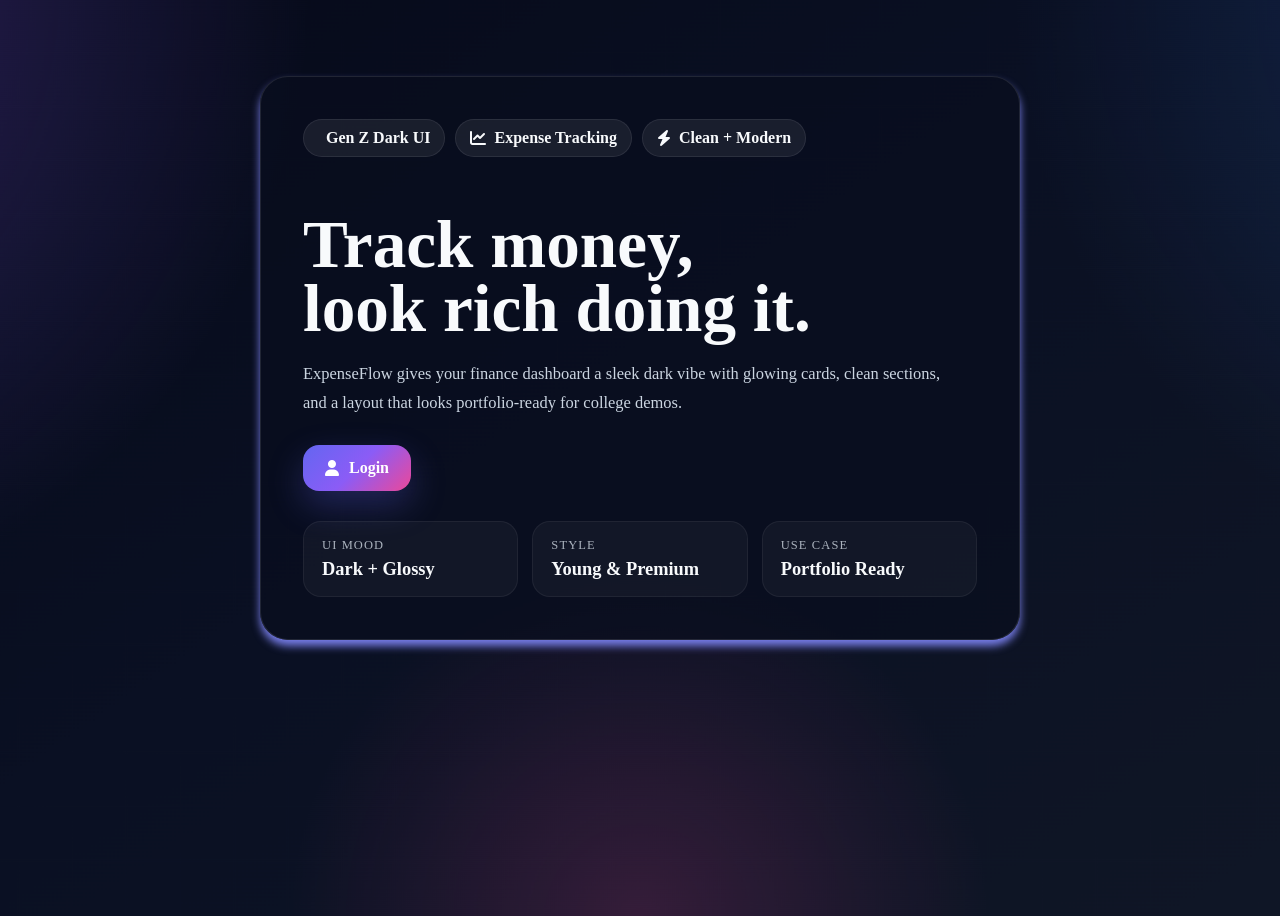
<file: index.html>
<!DOCTYPE html>
<html lang="en">

<head>
    <meta charset="UTF-8" />
    <meta name="viewport" content="width=device-width, initial-scale=1.0" />
    <title>Expense Tracker</title>
        <link rel="icon" type="image/png" href="image.png">

    <link rel="stylesheet" href="https://cdnjs.cloudflare.com/ajax/libs/font-awesome/6.5.1/css/all.min.css">

    <style>
        * {
            box-sizing: border-box;
        }

        body {
            min-height: 100vh;
            color: #f8fafc;
            background: url("welcome-bg.png");
            background-repeat: no-repeat;
            background-size: cover;
            background-position: center;
            place-items: center;
            padding: 28px;
            overflow: hidden;
        }

        .welcome-wrap {
            width: 100%;
            max-width: 760px;
            position: relative;
            z-index: 10;
            margin: 0 auto;
            display: flex;
            justify-content: center;
            align-items: center;
        }

        .hero {
            width: 100%;
            padding: 42px;
            position: relative;
            overflow: hidden;
        }

        .panel {
            background: rgba(10, 14, 30, 0.68);
            border: 1px solid rgba(255, 255, 255, 0.10);
            border-radius: 28px;
            box-shadow: 0px 6px 9px rgba(119, 125, 232);
            margin-top: 40px;
        }

        .badge-row {
            display: flex;
            gap: 10px;
            flex-wrap: wrap;
            margin-bottom: 24px;
            position: relative;
            z-index: 1;
        }

        .badge {
            display: inline-flex;
            align-items: center;
            gap: 8px;
            padding: 9px 14px;
            border-radius: 999px;
            background: rgba(255, 255, 255, 0.07);
            border: 1px solid rgba(255, 255, 255, 0.08);
            font-weight: 600;
        }

        h1 {
            position: relative;
            z-index: 1;
            font-size: 4.2rem;
            line-height: 0.96;
            margin-bottom: 18px;
            font-weight: 800;
        }

        .subtitle {
            position: relative;
            z-index: 1;
            max-width: 660px;
            color: #cbd5e1;
            font-size: 1.03rem;
            line-height: 1.75;
            margin-bottom: 28px;
        }

        .stylebtn {
            position: relative;
            z-index: 1;
            display: flex;
            gap: 14px;
            flex-wrap: wrap;
            align-items: center;
            margin-bottom: 30px;
        }

        .btn {
            display: inline-flex;
            align-items: center;
            justify-content: center;
            gap: 10px;
            text-decoration: none;
            padding: 14px 22px;
            border-radius: 16px;
            font-weight: 700;
            transition: 0.3s ease;
        }

        .btn:hover {
            transform: translateY(-3px);
        }

        .btn-primary {
            color: white;
            background: linear-gradient(135deg, #6366f1, #8b5cf6, #ec4899);
            box-shadow: 0 14px 35px rgba(99, 102, 241, 0.28);
        }

        .mini-stats {
            position: relative;
            z-index: 1;
            display: grid;
            grid-template-columns: repeat(3, 1fr);
            gap: 14px;
        }

        .mini-card {
            padding: 16px 18px;
            background: rgb(198 198 198 / 5%);
            border: 1px solid rgba(255, 255, 255, 0.06);
            border-radius: 18px;
        }

        .mini-card span {
            display: block;
            font-size: 0.78rem;
            color: #abb3be;
            text-transform: uppercase;
            letter-spacing: 0.09em;
            margin-bottom: 6px;
        }

        .mini-card strong {
            font-size: 1.15rem;
            color: #f8fafc;
        }
    </style>
    <link rel="icon" type="image/png" href="image.png">
</head>

<body>
    <div class="welcome-wrap">
        <section class="panel hero">
            <div class="badge-row">
                <div class="badge"><i class="fas fa-sparkles"></i> Gen Z Dark UI</div>
                <div class="badge"><i class="fas fa-chart-line"></i> Expense Tracking</div>
                <div class="badge"><i class="fas fa-bolt"></i> Clean + Modern</div>
            </div>

            <h1>Track money, <br><span class="gradient-text">look rich doing it.</span></h1>
            <p class="subtitle">
                ExpenseFlow gives your finance dashboard a sleek dark vibe with glowing cards, clean sections,
                and a layout that looks portfolio-ready for college demos.
            </p>

            <div class="stylebtn">


                <a href="login.html" class="btn btn-primary">
                    <i class="fas fa-user"></i> Login
                </a>
            </div>

            <div class="mini-stats">
                <div class="mini-card">
                    <span>UI Mood</span>
                    <strong>Dark + Glossy</strong>
                </div>
                <div class="mini-card">
                    <span>Style</span>
                    <strong>Young & Premium</strong>
                </div>
                <div class="mini-card">
                    <span>Use Case</span>
                    <strong>Portfolio Ready</strong>
                </div>
            </div>
        </section>
    </div>
</body>

</html>
</file>
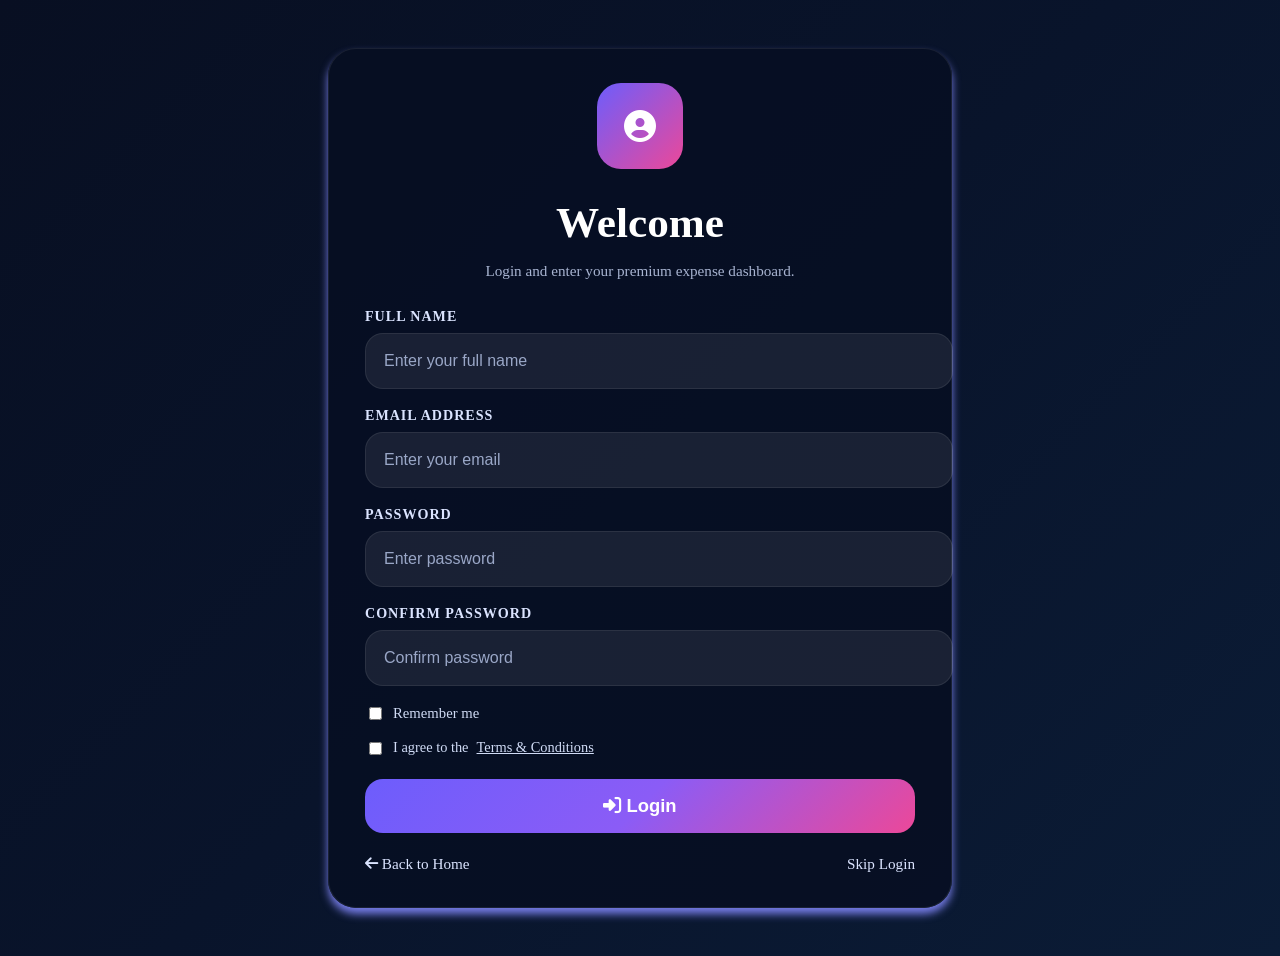
<file: login.html>
<!DOCTYPE html>
<html lang="en">

<head>
    <meta charset="UTF-8">
    <meta name="viewport" content="width=device-width, initial-scale=1.0">
    <title>Login - ExpenseTracker</title>
        <link rel="icon" type="image/png" href="image.png">
    <link rel="stylesheet" href="https://cdnjs.cloudflare.com/ajax/libs/font-awesome/6.5.1/css/all.min.css">

    <style>
        body {
            min-height: 100vh;
            background: linear-gradient(135deg, #080f22, #09142b, #0b1c36);
            display: flex;
            justify-content: center;
            align-items: center;
            padding: 20px;
            color: white;
            position: relative;
        }

        .login-box {
            width: 100%;
            max-width: 550px;
            background: rgba(7, 15, 35, 0.9);
            border: 1px solid rgba(255, 255, 255, 0.08);
            border-radius: 28px;
            padding: 34px 36px;
            box-shadow: 0px 6px 9px rgba(119, 125, 232);
            position: relative;
            z-index: 1;
        }

        .icon-box {
            width: 86px;
            height: 86px;
            margin: 0 auto 20px;
            border-radius: 24px;
            background: linear-gradient(135deg, #6d5dfc, #ec4899);
            display: flex;
            justify-content: center;
            align-items: center;
            font-size: 2rem;
        }

        .login-box h1 {
            text-align: center;
            font-size: 2.7rem;
            margin-bottom: 10px;
        }

        .login-box p {
            text-align: center;
            color: #a8b4d1;
            font-size: 0.95rem;
            margin-bottom: 28px;
        }

        .form-group {
            margin-bottom: 18px;
        }

        .form-group label {
            display: block;
            margin-bottom: 8px;
            font-size: 0.88rem;
            font-weight: bold;
            letter-spacing: 1px;
            text-transform: uppercase;
            color: #dbe4ff;
        }

        .form-group input[type="text"],
        .form-group input[type="email"],
        .form-group input[type="password"] {
            width: 100%;
            padding: 18px 18px;
            border-radius: 18px;
            border: 1px solid rgba(255, 255, 255, 0.08);
            outline: none;
            background: rgba(255, 255, 255, 0.08);
            color: white;
            font-size: 1rem;
        }

        .form-group input::placeholder {
            color: #9aa7c7;
        }

        .checkbox-row {
            display: flex;
            justify-content: space-between;
            align-items: center;
            gap: 14px;
            flex-wrap: wrap;
            margin-bottom: 14px;
        }

        .checkbox-label {
            display: flex;
            align-items: center;
            gap: 8px;
            font-size: 0.92rem;
            color: #d0dbf5;
        }

        .terms-row {
            margin-bottom: 20px;
        }

        .terms-row .checkbox-label {
            font-size: 0.9rem;
            line-height: 1.5;
        }

        .btn {
            width: 100%;
            padding: 16px;
            border: none;
            border-radius: 18px;
            background: linear-gradient(135deg, #6d5dfc, #8b5cf6, #ec4899);
            color: white;
            font-size: 1.15rem;
            font-weight: bold;
            cursor: pointer;
            transition: 0.3s ease;
            margin-bottom: 22px;
        }

        .btn:hover {
            transform: translateY(-4px);
        }

        .bottom-links {
            display: flex;
            justify-content: space-between;
            gap: 12px;
            flex-wrap: wrap;
        }

        .bottom-links a {
            color: #dbe4ff;
            text-decoration: none;
            font-size: 0.95rem;
        }

        .bottom-links a:hover {
            color: white;
        }
    </style>

    <link rel="icon" type="image/png" href="image.png">
</head>

<body>

    <div class="login-box">
        <div class="icon-box">
            <i class="fas fa-user-circle"></i>
        </div>

        <h1>Welcome </h1>
        <p>Login and enter your premium expense dashboard.</p>

        <form action="dashboard.html">
            <div class="form-group">
                <label for="name">Full Name</label>
                <input type="text" id="name" placeholder="Enter your full name" required>
            </div>

            <div class="form-group">
                <label for="email">Email Address</label>
                <input type="email" id="email" placeholder="Enter your email" required>
            </div>

            <div class="form-group">
                <label for="password">Password</label>
                <input type="password" id="password" placeholder="Enter password" required>
            </div>

            <div class="form-group">
                <label for="confirmPassword">Confirm Password</label>
                <input type="password" id="confirmPassword" placeholder="Confirm password" required>
            </div>

            <div class="checkbox-row">
                <label class="checkbox-label">
                    <input type="checkbox">
                    Remember me
                </label>

                <!-- <a href="#" class="forgot-link">Forgot Password?</a> -->
            </div>

            <div class="terms-row">
                <label class="checkbox-label">
                    <input type="checkbox" required>
                    I agree to the <a href="terms.html" style="color: #d0dbf5;">Terms & Conditions</a>
                </label>
            </div>

            <button type="submit" class="btn">
                <i class="fas fa-right-to-bracket"></i> Login
            </button>
        </form>

        <div class="bottom-links">
            <a href="index.html"><i class="fas fa-arrow-left"></i> Back to Home</a>
            <a href="dashboard.html">Skip Login</a>
        </div>
    </div>

</body>

</html>
</file>
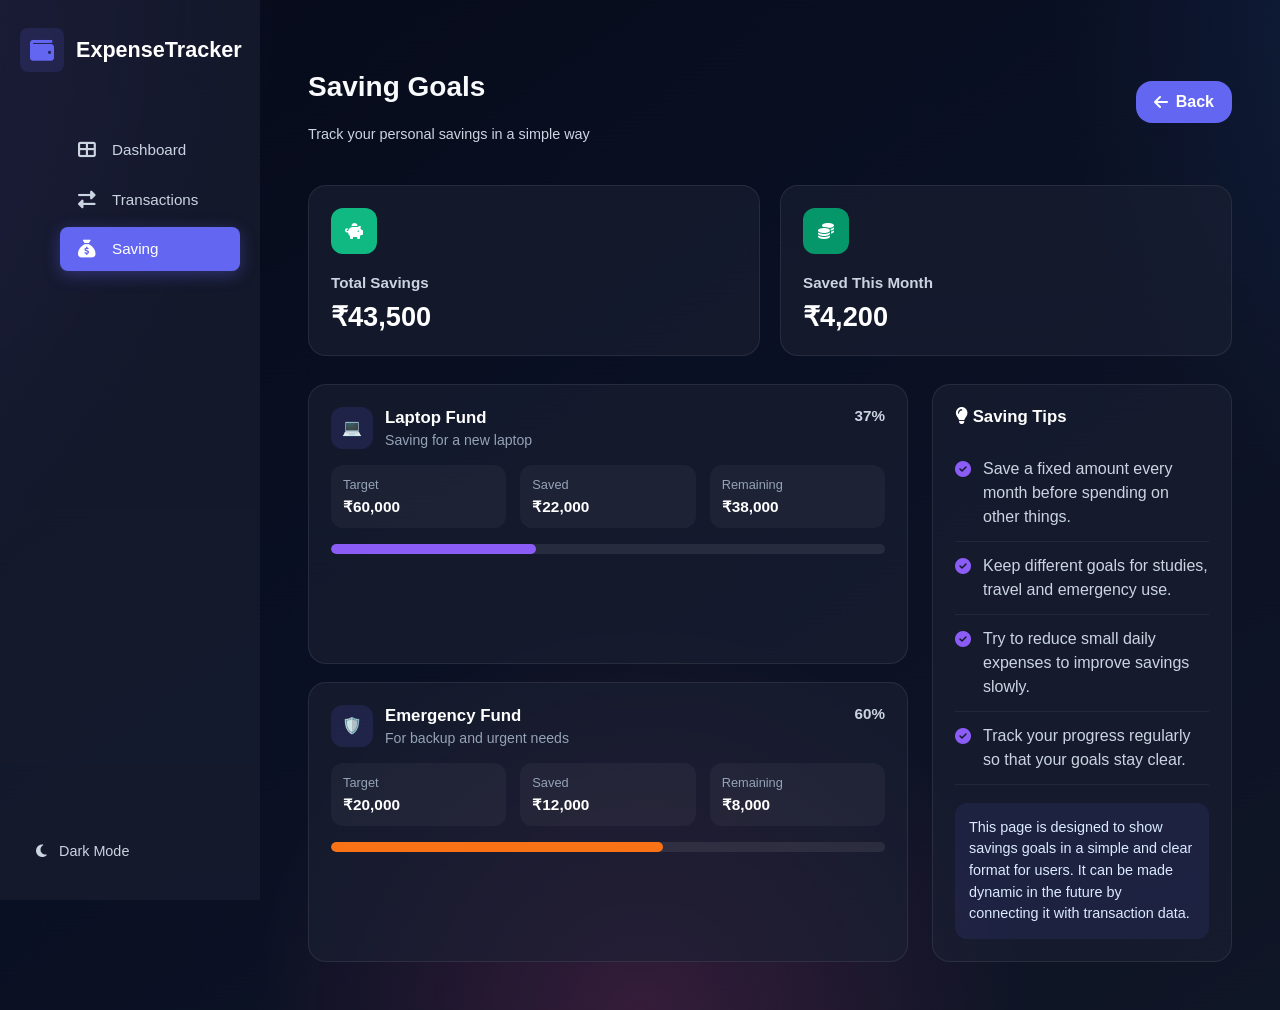
<file: saving.html>
<!DOCTYPE html>
<html lang="en">

<head>
    <meta charset="UTF-8">
    <meta name="viewport" content="width=device-width, initial-scale=1.0">
    <title>Saving - ExpenseTracker</title>
    <link rel="icon" type="image/png" href="image.png">

    <link rel="stylesheet" href="style.css">
    <link rel="stylesheet" href="https://cdnjs.cloudflare.com/ajax/libs/font-awesome/6.5.1/css/all.min.css">

    <style>
        .saving-cards {
            display: grid;
            grid-template-columns: repeat(2, 1fr);
            gap: 20px;
            margin-bottom: 28px;
        }

        .saving-card {
            background: rgb(28 34 52 / 58%);
            border: 1px solid rgba(255, 255, 255, 0.08);
            border-radius: 18px;
            padding: 22px;
        }

        .saving-card .icon {
            width: 46px;
            height: 46px;
            border-radius: 12px;
            display: flex;
            align-items: center;
            justify-content: center;
            color: #fff;
            margin-bottom: 20px;
        }

        .saving-card h3 {
            font-size: 0.95rem;
            font-weight: 600;
            color: #cbd5e1;
            margin-bottom: 10px;
        }

        .saving-card h2 {
            font-size: 1.7rem;
            color: #fff;
            margin: 0;
        }

        .icon-total {
            background: #10b981;
        }

        .icon-month {
            background: #059669;
        }

        .saving-layout {
            display: grid;
            grid-template-columns: 2fr 1fr;
            gap: 24px;
        }

        .goals-list {
            display: grid;
            gap: 18px;
        }

        .goal-card {
            background: rgb(28 34 52 / 58%);
            border: 1px solid rgba(255, 255, 255, 0.08);
            border-radius: 18px;
            padding: 22px;
        }

        .goal-head {
            display: flex;
            justify-content: space-between;
            align-items: flex-start;
            gap: 16px;
            margin-bottom: 16px;
        }

        .goal-title {
            display: flex;
            align-items: center;
            gap: 12px;
        }

        .goal-emoji {
            width: 42px;
            height: 42px;
            border-radius: 12px;
            background: rgba(99, 102, 241, 0.14);
            display: flex;
            align-items: center;
            justify-content: center;
        }

        .goal-title h3 {
            margin: 0 0 4px;
            color: #fff;
            font-size: 1.05rem;
        }

        .goal-title p {
            margin: 0;
            color: #94a3b8;
            font-size: 0.88rem;
        }

        .goal-percent {
            color: #cbd5e1;
            font-weight: 700;
            font-size: 0.95rem;
        }

        .goal-stats {
            display: grid;
            grid-template-columns: repeat(3, 1fr);
            gap: 14px;
            margin-bottom: 16px;
        }

        .goal-stat {
            background: rgba(255, 255, 255, 0.04);
            border-radius: 12px;
            padding: 12px;
        }

        .goal-stat span {
            display: block;
            color: #94a3b8;
            font-size: 0.8rem;
            margin-bottom: 6px;
        }

        .goal-stat strong {
            color: #fff;
            font-size: 0.96rem;
        }

        .progress-bar {
            width: 100%;
            height: 10px;
            border-radius: 999px;
            background: rgba(255, 255, 255, 0.08);
            overflow: hidden;
        }

        .progress-fill {
            height: 100%;
            border-radius: 999px;
        }

        .fill-1 {
            width: 37%;
            background: #8b5cf6;
        }

        .fill-3 {
            width: 60%;
            background: #f97316;
        }

        .tips-card {
            background: rgb(28 34 52 / 58%);
            border: 1px solid rgba(255, 255, 255, 0.08);
            border-radius: 18px;
            padding: 22px;
        }

        .tips-card h3 {
            margin-top: 0;
            margin-bottom: 18px;
            color: #fff;
            font-size: 1.05rem;
        }

        .tips-list {
            list-style: none;
            padding: 0;
            margin: 0;
        }

        .tips-list li {
            display: flex;
            gap: 12px;
            align-items: flex-start;
            color: #cbd5e1;
            line-height: 1.5;
            padding: 12px 0;
            border-bottom: 1px solid rgba(255, 255, 255, 0.06);
        }

        .tips-list i {
            color: #8b5cf6;
            margin-top: 4px;
        }

        .note-box {
            margin-top: 18px;
            padding: 14px;
            border-radius: 12px;
            background: rgba(99, 102, 241, 0.10);
            color: #dbeafe;
            font-size: 0.9rem;
            line-height: 1.5;
        }

        .back-btn {
            text-decoration: none;
        }
    </style>
    <link rel="icon" type="image/png" href="image.png">
</head>

<body>

    <div class="container">
        <aside class="sidebar">
            <div class="sidebar-header">
                <a href="index.html" style="text-decoration: none;" class="logo">
                    <i class="fas fa-wallet"></i>
                    <span>ExpenseTracker</span>
                </a>
            </div>

            <nav class="sidebar-nav">
                <ul>
                    <li>
                        <a href="dashboard.html" class="nav-item">
                            <i class="fas fa-th-large"></i>
                            <span>Dashboard</span>
                        </a>
                    </li>
                    <li>
                        <a href="transaction.html" class="nav-item">
                            <i class="fas fa-exchange-alt"></i>
                            <span>Transactions</span>
                        </a>
                    </li>
                    <li>
                        <a href="saving.html" class="nav-item active">
                            <i class="fa-solid fa-sack-dollar"></i>
                            <span>Saving</span>
                        </a>
                    </li>
                </ul>
            </nav>

            <div class="sidebar-footer">
                <div class="theme">
                    <i class="fas fa-moon"></i>
                    <span>Dark Mode</span>
                </div>
            </div>
        </aside>

        <main class="main">
            <section class="page active" id="savingPage">
                <div class="page-header">
                    <div>
                        <h1>Saving Goals</h1>
                        <p class="date-display">Track your personal savings in a simple way</p>
                    </div>

                    <a href="dashboard.html" class="login-btn back-btn">
                        <i class="fas fa-arrow-left"></i> Back
                    </a>
                </div>

                <div class="saving-cards">
                    <div class="saving-card">
                        <div class="top">
                            <div class="icon icon-total">
                                <i class="fas fa-piggy-bank"></i>
                            </div>
                            <h3>Total Savings</h3>
                        </div>
                        <h2>₹43,500</h2>
                    </div>

                    <div class="saving-card">
                        <div class="top">
                            <div class="icon icon-month">
                                <i class="fas fa-coins"></i>
                            </div>
                            <h3>Saved This Month</h3>
                        </div>
                        <h2>₹4,200</h2>
                    </div>
                </div>

                <div class="saving-layout">
                    <div class="goals-list">

                        <div class="goal-card">
                            <div class="goal-head">
                                <div class="goal-title">
                                    <div class="goal-emoji">💻</div>
                                    <div>
                                        <h3>Laptop Fund</h3>
                                        <p>Saving for a new laptop</p>
                                    </div>
                                </div>
                                <div class="goal-percent">37%</div>
                            </div>

                            <div class="goal-stats">
                                <div class="goal-stat">
                                    <span>Target</span>
                                    <strong>₹60,000</strong>
                                </div>
                                <div class="goal-stat">
                                    <span>Saved</span>
                                    <strong>₹22,000</strong>
                                </div>
                                <div class="goal-stat">
                                    <span>Remaining</span>
                                    <strong>₹38,000</strong>
                                </div>
                            </div>

                            <div class="progress-bar">
                                <div class="progress-fill fill-1"></div>
                            </div>
                        </div>

                        <div class="goal-card">
                            <div class="goal-head">
                                <div class="goal-title">
                                    <div class="goal-emoji">🛡️</div>
                                    <div>
                                        <h3>Emergency Fund</h3>
                                        <p>For backup and urgent needs</p>
                                    </div>
                                </div>
                                <div class="goal-percent">60%</div>
                            </div>

                            <div class="goal-stats">
                                <div class="goal-stat">
                                    <span>Target</span>
                                    <strong>₹20,000</strong>
                                </div>
                                <div class="goal-stat">
                                    <span>Saved</span>
                                    <strong>₹12,000</strong>
                                </div>
                                <div class="goal-stat">
                                    <span>Remaining</span>
                                    <strong>₹8,000</strong>
                                </div>
                            </div>

                            <div class="progress-bar">
                                <div class="progress-fill fill-3"></div>
                            </div>
                        </div>

                    </div>

                    <div class="tips-card">
                        <h3><i class="fas fa-lightbulb"></i> Saving Tips</h3>

                        <ul class="tips-list">
                            <li>
                                <i class="fas fa-check-circle"></i>
                                <span>Save a fixed amount every month before spending on other things.</span>
                            </li>
                            <li>
                                <i class="fas fa-check-circle"></i>
                                <span>Keep different goals for studies, travel and emergency use.</span>
                            </li>
                            <li>
                                <i class="fas fa-check-circle"></i>
                                <span>Try to reduce small daily expenses to improve savings slowly.</span>
                            </li>
                            <li>
                                <i class="fas fa-check-circle"></i>
                                <span>Track your progress regularly so that your goals stay clear.</span>
                            </li>
                        </ul>

                        <div class="note-box">
                            This page is designed to show savings goals in a simple and clear format for users.
                            It can be made dynamic in the future by connecting it with transaction data.
                        </div>
                    </div>
                </div>
            </section>
        </main>
    </div>

</body>

</html>
</file>
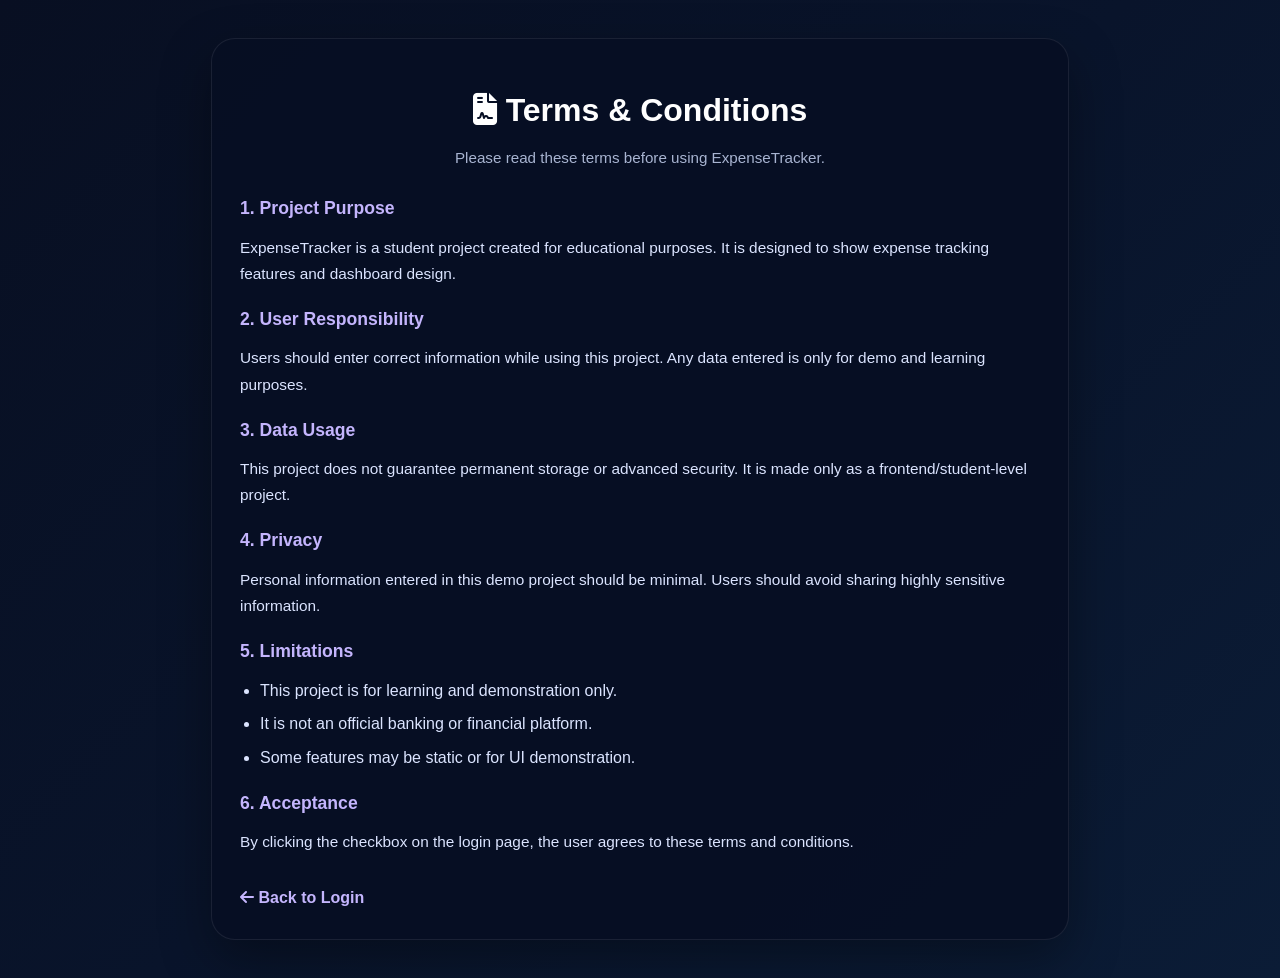
<file: terms.html>
<!DOCTYPE html>
<html lang="en">

<head>
    <meta charset="UTF-8">
    <meta name="viewport" content="width=device-width, initial-scale=1.0">
    <title>Terms & Conditions - ExpenseTracker</title>
        <link rel="icon" type="image/png" href="image.png">

    <link rel="stylesheet" href="https://cdnjs.cloudflare.com/ajax/libs/font-awesome/6.5.1/css/all.min.css">

    <style>
        body {
            min-height: 100vh;
            font-family: Arial, sans-serif;
            background: linear-gradient(135deg, #080f22, #09142b, #0b1c36);
            color: white;
            padding: 30px 20px;
        }

        .terms-box {
            max-width: 800px;
            margin: 0 auto;
            background: rgba(7, 15, 35, 0.92);
            border: 1px solid rgba(255, 255, 255, 0.08);
            border-radius: 24px;
            padding: 32px 28px;
            box-shadow: 0 20px 50px rgba(0, 0, 0, 0.35);
        }

        h1 {
            font-size: 2rem;
            margin-bottom: 12px;
            text-align: center;
        }

        .subtitle {
            text-align: center;
            color: #a8b4d1;
            margin-bottom: 28px;
            font-size: 0.95rem;
        }

        h2 {
            font-size: 1.1rem;
            margin-top: 22px;
            margin-bottom: 10px;
            color: #c4b5fd;
        }

        p {
            color: #dbe4ff;
            font-size: 0.96rem;
            line-height: 1.7;
            margin-bottom: 10px;
        }

        ul {
            padding-left: 20px;
            margin-bottom: 10px;
        }

        ul li {
            margin-bottom: 8px;
            color: #dbe4ff;
            line-height: 1.6;
        }

        .back-link {
            display: inline-block;
            margin-top: 24px;
            text-decoration: none;
            color: #c4b5fd;
            font-weight: bold;
        }

        .back-link:hover {
            color: white;
        }

        @media (max-width: 600px) {
            .terms-box {
                padding: 24px 18px;
            }

            h1 {
                font-size: 1.6rem;
            }
        }
    </style>
    <link rel="icon" type="image/png" href="image.png">
</head>

<body>

    <div class="terms-box">
        <h1><i class="fas fa-file-contract"></i> Terms & Conditions</h1>
        <p class="subtitle">Please read these terms before using ExpenseTracker.</p>

        <h2>1. Project Purpose</h2>
        <p>
            ExpenseTracker is a student project created for educational purposes. It is designed to show
            expense tracking features and dashboard design.
        </p>

        <h2>2. User Responsibility</h2>
        <p>
            Users should enter correct information while using this project. Any data entered is only for
            demo and learning purposes.
        </p>

        <h2>3. Data Usage</h2>
        <p>
            This project does not guarantee permanent storage or advanced security. It is made only as a
            frontend/student-level project.
        </p>

        <h2>4. Privacy</h2>
        <p>
            Personal information entered in this demo project should be minimal. Users should avoid sharing
            highly sensitive information.
        </p>

        <h2>5. Limitations</h2>
        <ul>
            <li>This project is for learning and demonstration only.</li>
            <li>It is not an official banking or financial platform.</li>
            <li>Some features may be static or for UI demonstration.</li>
        </ul>

        <h2>6. Acceptance</h2>
        <p>
            By clicking the checkbox on the login page, the user agrees to these terms and conditions.
        </p>

        <a href="login.html" class="back-link"><i class="fas fa-arrow-left"></i> Back to Login</a>
    </div>

</body>

</html>
</file>
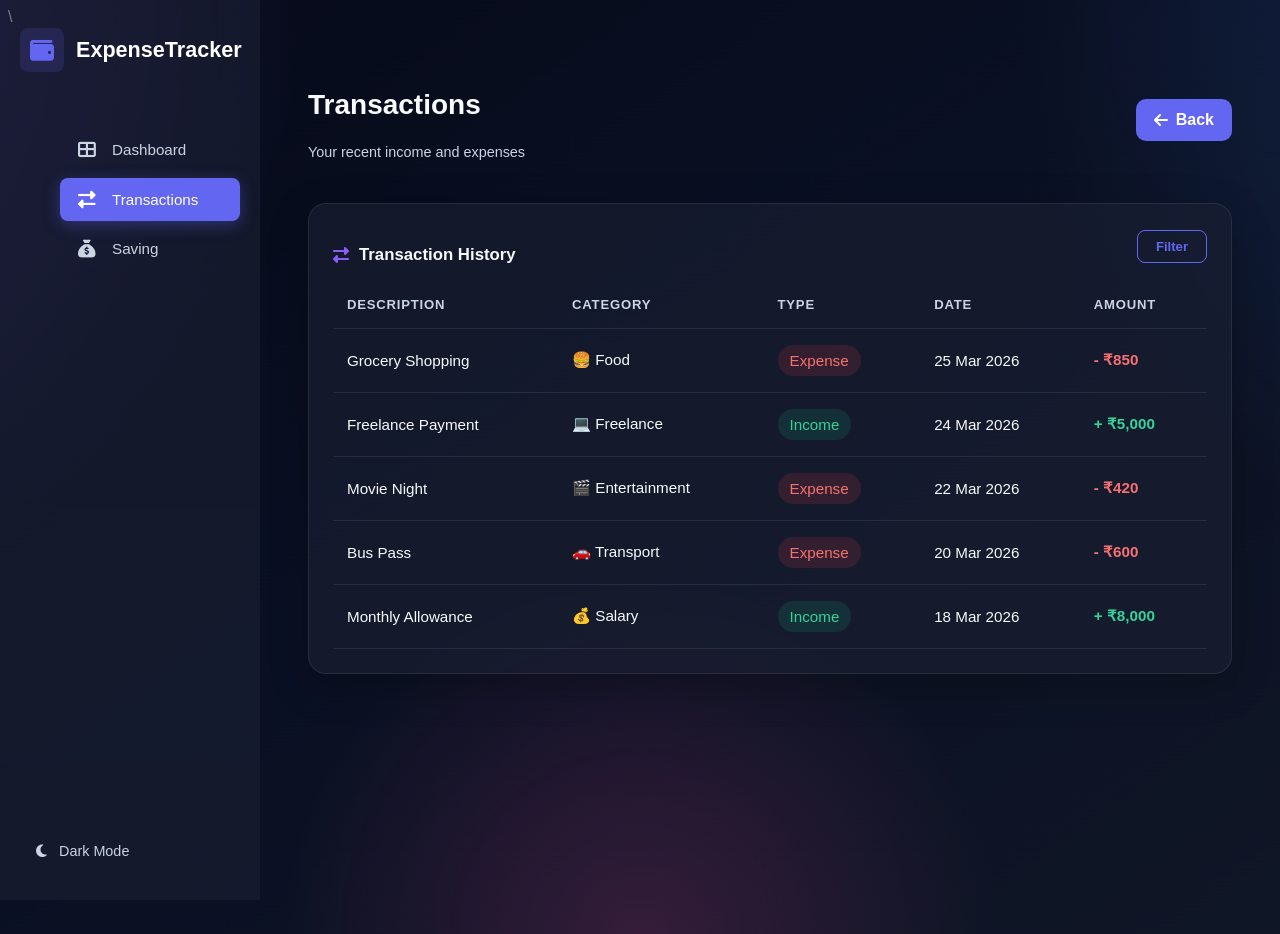
<file: transaction.html>
<!DOCTYPE html>
<html lang="en">

<head>
    <meta charset="UTF-8">
    <meta name="viewport" content="width=device-width, initial-scale=1.0">
    <title>Transactions - Expense Tracker</title>\
        <link rel="icon" type="image/png" href="image.png">

    <link rel="stylesheet" href="style.css">
    <link rel="stylesheet" href="https://cdnjs.cloudflare.com/ajax/libs/font-awesome/6.5.1/css/all.min.css">

    <style>
        .transactions-page-card {
            padding: 24px;
        }

        .transactions-table {
            width: 100%;
            border-collapse: collapse;
            color: #f8fafc;
        }

        .transactions-table th,
        .transactions-table td {
            text-align: left;
            padding: 16px 14px;
            border-bottom: 1px solid rgba(255, 255, 255, 0.08);
            font-size: 0.95rem;
        }

        .transactions-table th {
            color: #cbd5e1;
            font-size: 0.82rem;
            text-transform: uppercase;
            letter-spacing: 0.06em;
            font-weight: 700;
        }

        .transactions-table tbody tr:hover {
            background: rgba(255, 255, 255, 0.04);
        }

        .type-badge {
            display: inline-block;
            padding: 7px 12px;
            border-radius: 999px;
        }

        .income-badge {
            background: rgba(16, 185, 129, 0.14);
            color: #34d399;
        }

        .expense-badge {
            background: rgba(239, 68, 68, 0.14);
            color: #f87171;
        }

        .amount-income {
            color: #34d399;
            font-weight: 700;
        }

        .amount-expense {
            color: #f87171;
            font-weight: 700;
        }
    </style>

    <link rel="icon" type="image/png" href="image.png">
</head>

<body>
    <div class="container">
        <aside class="sidebar" id="sidebar">
            <div class="sidebar-header">
                <a href="index.html" style="text-decoration: none;" class="logo">
                    <i class="fas fa-wallet"></i>
                    <span>ExpenseTracker</span>
                </a>
            </div>

            <nav class="sidebar-nav">
                <ul>
                    <li>
                        <a href="dashboard.html" class="nav-item">
                            <i class="fas fa-th-large"></i>
                            <span>Dashboard</span>
                        </a>
                    </li>
                    <li>
                        <a href="transaction.html" class="nav-item active">
                            <i class="fas fa-exchange-alt"></i>
                            <span>Transactions</span>
                        </a>
                    </li>
                    <li>
                        <a href="saving.html" class="nav-item">
                            <i class="fa-solid fa-sack-dollar"></i>
                            <span>Saving</span>
                        </a>
                    </li>
                </ul>
            </nav>

            <div class="sidebar-footer">
                <div class="theme">
                    <i class="fas fa-moon"></i>
                    <span>Dark Mode</span>
                </div>
            </div>
        </aside>

        <main class="main">
            <section class="page active" id="transactionsPage">
                <div class="page-header">
                    <div>
                        <h1>Transactions</h1>
                        <p class="date-display">Your recent income and expenses</p>
                    </div>
                    <a href="dashboard.html" class="login-btn" style="border-radius: 10px;">
                        <i class="fas fa-arrow-left"></i> Back
                    </a>
                </div>

                <div class="glass-card transactions-page-card">
                    <div class="section-header">
                        <h3><i class="fas fa-exchange-alt"></i> Transaction History</h3>
                        <button class="btn btn-outline">Filter</button>
                    </div>
                    <div class="transactions-table-wrap">
                        <table class="transactions-table">
                            <thead>
                                <tr>
                                    <th>Description</th>
                                    <th>Category</th>
                                    <th>Type</th>
                                    <th>Date</th>
                                    <th>Amount</th>
                                </tr>
                            </thead>
                            <tbody>
                                <tr>
                                    <td>Grocery Shopping</td>
                                    <td>🍔 Food</td>
                                    <td><span class="type-badge expense-badge">Expense</span></td>
                                    <td>25 Mar 2026</td>
                                    <td class="amount-expense">- ₹850</td>
                                </tr>
                                <tr>
                                    <td>Freelance Payment</td>
                                    <td>💻 Freelance</td>
                                    <td><span class="type-badge income-badge">Income</span></td>
                                    <td>24 Mar 2026</td>
                                    <td class="amount-income">+ ₹5,000</td>
                                </tr>
                                <tr>
                                    <td>Movie Night</td>
                                    <td>🎬 Entertainment</td>
                                    <td><span class="type-badge expense-badge">Expense</span></td>
                                    <td>22 Mar 2026</td>
                                    <td class="amount-expense">- ₹420</td>
                                </tr>
                                <tr>
                                    <td>Bus Pass</td>
                                    <td>🚗 Transport</td>
                                    <td><span class="type-badge expense-badge">Expense</span></td>
                                    <td>20 Mar 2026</td>
                                    <td class="amount-expense">- ₹600</td>
                                </tr>
                                <tr>
                                    <td>Monthly Allowance</td>
                                    <td>💰 Salary</td>
                                    <td><span class="type-badge income-badge">Income</span></td>
                                    <td>18 Mar 2026</td>
                                    <td class="amount-income">+ ₹8,000</td>
                                </tr>
                            </tbody>
                        </table>
                    </div>
                </div>
            </section>
        </main>
    </div>
</body>

</html>
</file>
<file: style.css>
* {
    box-sizing: border-box;
}

body {
    min-height: 100vh;
    font-family: 'Inter', sans-serif;
    color: #f8fafc;
    overflow-x: hidden;
    background-image: url("welcome-bg.png");
    background-position: center;
    background-size: cover;
    background-repeat: no-repeat;
}

.container {
    display: flex;
    min-height: 100vh;
}

.sidebar {
    width: 260px;
    background: rgb(28 34 52 / 58%);
    color: #cbd5e1;
    height: 100vh;
    position: fixed;
    top: 0;
    left: 0;
    z-index: 100;
    display: flex;
    flex-direction: column;
    padding: 28px 20px;
}

.sidebar-header {
    margin-bottom: 40px;
}

.logo {
    display: flex;
    align-items: center;
    gap: 12px;
    font-size: 1.35rem;
    font-weight: 700;
    color: #fff;
}

.logo i {
    font-size: 1.5rem;
    color: #6366f1;
    background: rgba(99, 102, 241, 0.15);
    padding: 10px;
    border-radius: 8px;
}

.sidebar-nav ul {
    list-style: none;
}

.nav-item {
    display: flex;
    align-items: center;
    gap: 14px;
    padding: 13px 16px;
    margin-bottom: 6px;
    border-radius: 8px;
    cursor: pointer;
    transition: all 0.5s ease;
    font-size: 0.95rem;
    font-weight: 500;
    color: #cbd5e1;
}

.nav-item:hover {
    background: rgba(99, 102, 241, 0.1);
    color: #fff;
}

.nav-item.active {
    background: #6366f1;
    color: #fff;
    box-shadow: 0 4px 16px rgba(99, 102, 241, 0.35);
}

.nav-item i {
    font-size: 1.1rem;
    width: 22px;
    text-align: center;
}

.sidebar-footer {
    margin-top: auto;
}

.theme {
    display: flex;
    align-items: center;
    gap: 12px;
    padding: 13px 16px;
    border-radius: 8px;
    cursor: pointer;
    transition: all 0.3s ease;
    font-size: 0.9rem;
    color: #cbd5e1;
}

.theme:hover {
    background: rgba(255, 255, 255, 0.06);
    color: #fff;
}

.main {
    flex: 1;
    margin-left: 260px;
    padding: 40px;
    min-height: 100vh;
}

.page {
    display: none;
}

.page.active {
    display: block;
}

.page-header {
    display: flex;
    justify-content: space-between;
    align-items: center;
    margin-bottom: 28px;
}

.page-header h1 {
    font-size: 1.75rem;
    font-weight: 700;
    color: #f8fafc;
}

.date-display {
    font-size: 0.9rem;
    color: #cbd5e1;
    font-weight: 500;
}

.glass-card {
    background: rgb(28 34 52 / 58%);
    border: 1px solid rgba(255, 255, 255, 0.08);
    border-radius: 18px;
    padding: 24px;
    box-shadow: 0 12px 40px rgba(0, 0, 0, 0.22);
}

.glass-card:hover {
    box-shadow: 0 16px 45px rgba(0, 0, 0, 0.26);
}

.glass-card h3 {
    font-size: 1.05rem;
    font-weight: 600;
    color: #f8fafc;
    margin-bottom: 20px;
    display: flex;
    align-items: center;
    gap: 10px;
}

.glass-card h3 i {
    color: #8b5cf6;
    font-size: 1rem;
}

.cards {
    display: grid;
    grid-template-columns: repeat(3, 1fr);
    gap: 20px;
    margin-bottom: 28px;
}

.card {
    padding: 24px;
    border-radius: 14px;
    color: #fff;
    display: flex;
    align-items: center;
    gap: 18px;
    position: relative;
    transition: transform 0.5s ease;
}

.card:hover {
    transform: translateY(-6px);
}

.balance {
    background: linear-gradient(135deg, #6366f1, #8b5cf6);
}

.income {
    background: linear-gradient(135deg, #10b981, #059669);
}

.expense {
    background: linear-gradient(135deg, #ef4444, #dc2626);
}

.card-icon {
    width: 52px;
    height: 52px;
    background: rgba(255, 255, 255, 0.2);
    border-radius: 8px;
    display: flex;
    align-items: center;
    justify-content: center;
    flex-shrink: 0;
}

.card-label {
    font-weight: 500;
    opacity: 0.85;
    text-transform: uppercase;
    letter-spacing: 0.5px;
    margin-bottom: 4px;
}

.card-amount {
    font-size: 1.55rem;
    font-weight: 700;
}

.dashboard {
    display: grid;
    grid-template-columns: 1fr 1fr;
    gap: 24px;
    margin-bottom: 28px;
}

.form-container {
    width: 700px;
    max-width: 100%;
}

.form-container h3 {
    margin-bottom: 18px;
}

.form-group input {
    font-size: 2rem;
}

.form-group {
    margin-bottom: 18px;
}

.form-group label {
    display: block;
    font-size: 0.8rem;
    font-weight: 600;
    color: #64748b;
    margin-bottom: 6px;
    text-transform: uppercase;
    letter-spacing: 0.4px;
}

.form-group input,
.form-group select {
    width: 100%;
    padding: 11px 14px;
    border: 1.5px solid rgba(148, 163, 184, 0.2);
    border-radius: 8px;
    font-size: 1rem;
    background: #ffffff;
    color: #1e293b;
    outline: none;
}

.form-row {
    display: grid;
    grid-template-columns: 1fr 1fr;
    gap: 20px;
}

.btn {
    display: inline-flex;
    align-items: center;
    justify-content: center;
    gap: 8px;
    padding: 12px 22px;
    border: none;
    border-radius: 8px;
    font-size: 0.9rem;
    font-weight: 600;
    cursor: pointer;
}

.btn-primary {
    width: 100%;
    background: #6366f1;
    color: #fff;
    margin-top: 6px;
}

.btn-primary:hover {
    background: #8b5cf6;
    transform: translateY(-1px);
    box-shadow: 0 4px 16px rgba(99, 102, 241, 0.35);
}

.btn-outline {
    background: transparent;
    color: #6366f1;
    border: 1.5px solid #6366f1;
    padding: 8px 18px;
    font-size: 0.82rem;
}

.btn-outline:hover {
    background: #6366f1;
    color: #fff;
}

.section-header {
    display: flex;
    justify-content: space-between;
    align-items: center;
    margin-bottom: 16px;
}

.section-header h3 {
    margin-bottom: 0;
}

/* ------ transaction list-----*/
.transaction-list {
    list-style: none;
}

.transaction-item {
    display: flex;
    align-items: center;
    justify-content: space-between;
    padding: 14px 0px;
    border-bottom: 1px solid rgba(148, 163, 184, 0.2);
    animation: fadeIn 0.3s ease;
}

.transaction-item:last-child {
    border-bottom: none;
}

.transaction-left {
    display: flex;
    align-items: center;
    gap: 14px;
    flex: 1;
}

.transaction-icon {
    width: 42px;
    height: 42px;
    border-radius: 8px;
    display: flex;
    align-items: center;
    justify-content: center;
    font-size: 1.15rem;
    flex-shrink: 0;
}

.transaction-icon.income-icon {
    background: rgba(16, 185, 129, 0.1);
    color: #10b981;
}

.transaction-icon.expense-icon {
    background: rgba(239, 68, 68, 0.1);
    color: #ef4444;
}

.transaction-details h4 {
    font-size: 0.93rem;
    font-weight: 600;
    color: #1e293b;
    margin-bottom: 3px;
}

.transaction-details span {
    font-size: 0.78rem;
    color: #94a3b8;
}

.transaction-right {
    display: flex;
    align-items: center;
    gap: 16px;
}

.transaction-amount {
    font-size: 1rem;
    font-weight: 700;
    white-space: nowrap;
}

.transaction-amount.income {
    color: #10b981
}

.transaction-amount.expense {
    color: #ef4444;
}

.transaction-actions {
    display: flex;
    gap: 6px;
    opacity: 0;
}

.transaction-item:hover .transaction-actions {
    opacity: 1;
}

/* empty jaghan ke liye  */
.empty-state {
    text-align: center;
    padding: 40px 20px;
    color: #94a3b8;
}

.empty-state i {
    font-size: 2.5rem;
    margin-bottom: 12px;
    display: block;
}

.empty-state p {
    font-size: 0.92rem;
}

.sidebar ul li a {
    text-decoration: none;
}

.login-btn {
    display: inline-flex;
    align-items: center;
    gap: 8px;
    padding: 12px 18px;
    background: #6366f1;
    color: #fff;
    text-decoration: none;
    border-radius: 16px;
    font-weight: 600;
    transition: 0.3s ease;
}

.login-btn:hover {
    background: #8b5cf6;
    transform: translateY(-2px);
}
</file>
